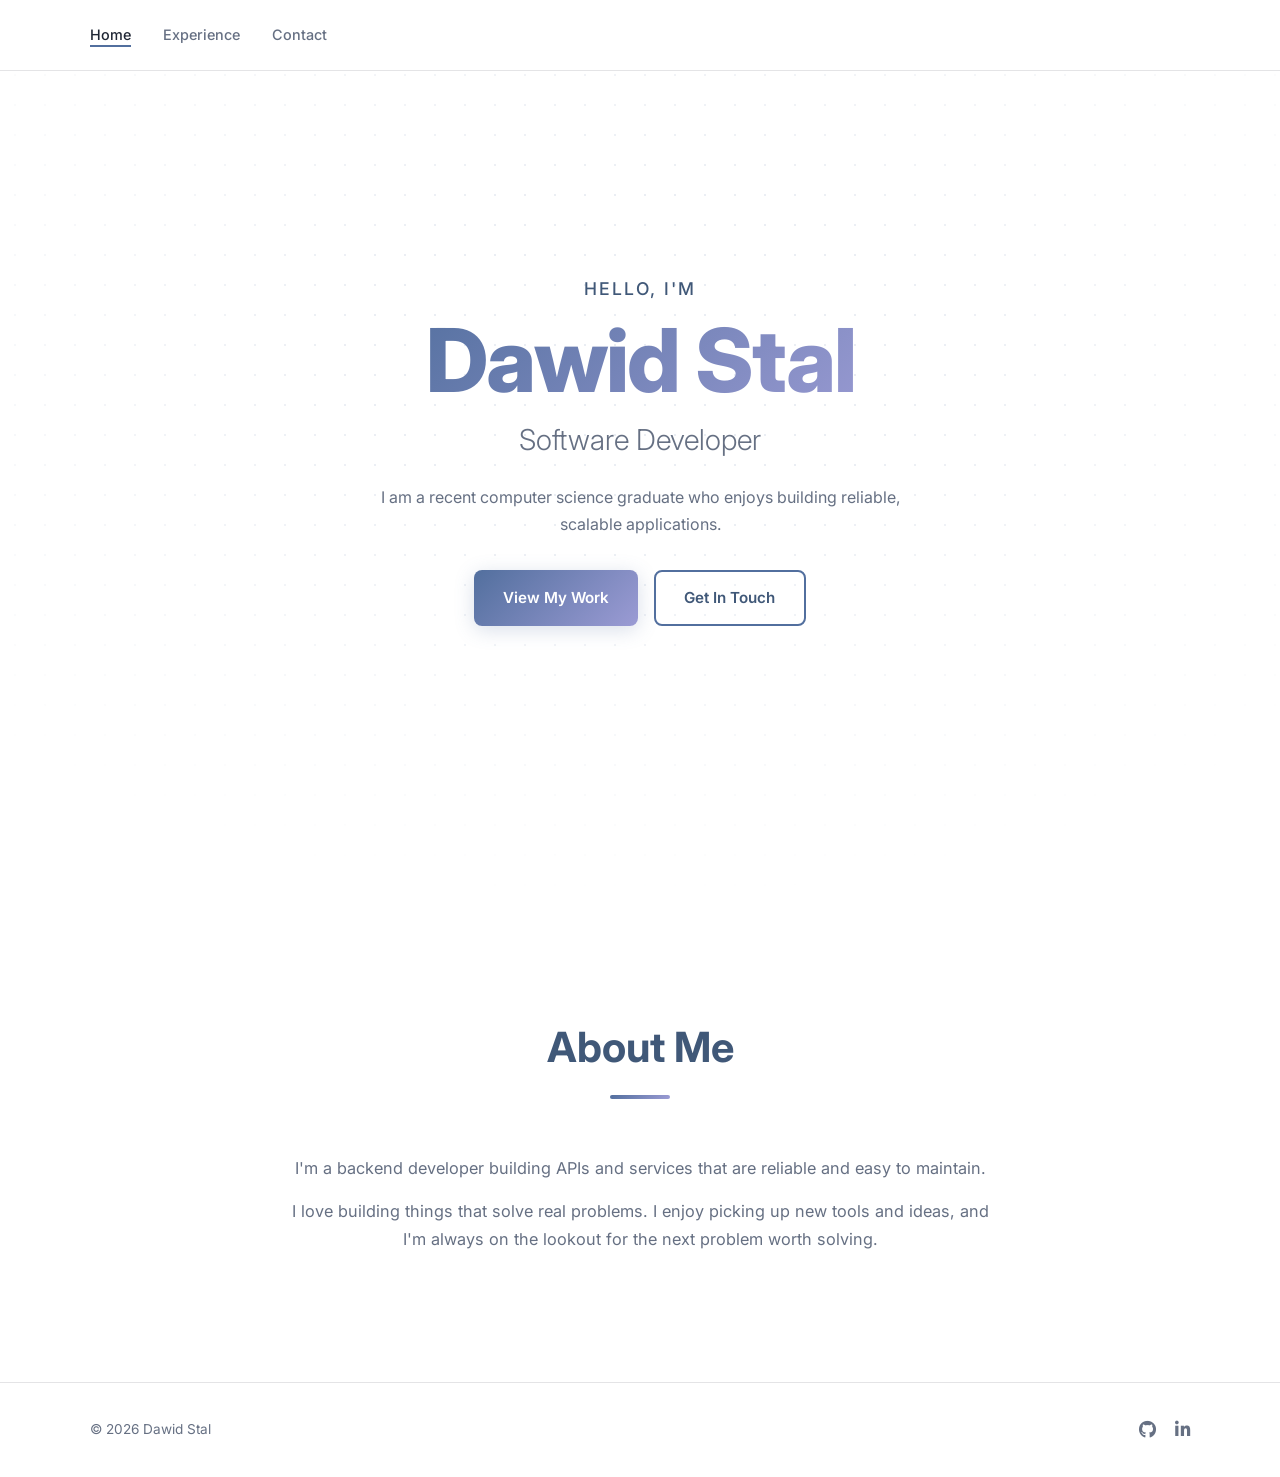
<file: index.html>
<!DOCTYPE html>
<html lang="en">

<head>
    <meta charset="UTF-8">
    <meta name="viewport" content="width=device-width, initial-scale=1.0">
    <meta name="description" content="Portfolio showcasing projects, skills, and experience.">
    <title>Home</title>
    <link rel="stylesheet" href="style.css">
    <link rel="preconnect" href="https://fonts.googleapis.com">
    <link rel="preconnect" href="https://fonts.gstatic.com" crossorigin>
    <link href="https://fonts.googleapis.com/css2?family=Inter:wght@300;400;500;600;700;800&display=swap"
        rel="stylesheet">
    <link rel="stylesheet" href="https://cdnjs.cloudflare.com/ajax/libs/font-awesome/6.5.1/css/all.min.css">
</head>

<body class="page-home" data-page="home">
    <!-- ===================== HEADER COMPONENT ===================== -->
    <div id="header-placeholder"></div>

    <!-- ===================== HERO ===================== -->
    <section id="hero">
        <div class="hero-bg-grid"></div>
        <div class="hero-content">
            <p class="hero-greeting">Hello, I'm</p>
            <h1 class="hero-name">Dawid Stal</h1>
            <p class="hero-title">Software Developer</p>
            <p class="hero-subtitle">
                I am a recent computer science graduate who enjoys building reliable, scalable applications.
            </p>
            <div class="hero-cta">
                <a href="experience.html" class="btn btn-primary">View My Work</a>
                <a href="contact.html" class="btn btn-outline">Get In Touch</a>
            </div>
        </div>
    </section>

    <!-- ===================== ABOUT ===================== -->
    <section id="about">
        <div class="container">
            <h2 class="section-title">About Me</h2>
            <div class="about-text">
                <p>
                    I'm a backend developer building APIs
                    and services that are reliable and easy to maintain.
                </p>
                <p>
                    I love building things that solve real problems. I enjoy picking up new tools and ideas,
                     and I'm always on the lookout for the next problem worth solving.
                </p>
            </div>
        </div>
    </section>

    <!-- ===================== FOOTER COMPONENT ===================== -->
    <div id="footer-placeholder"></div>

    <script src="script.js"></script>
</body>

</html>
</file>
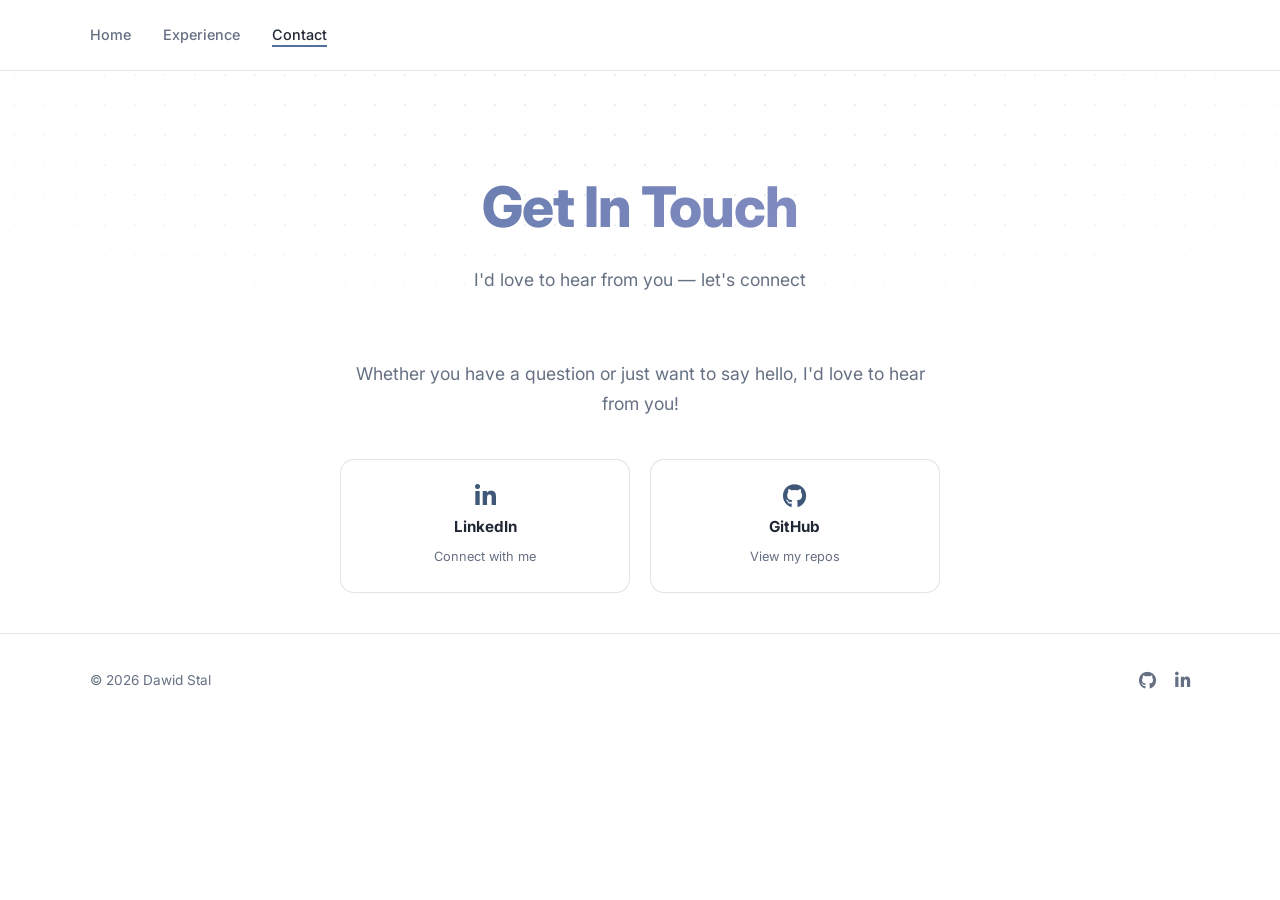
<file: contact.html>
<!DOCTYPE html>
<html lang="en">

<head>
    <meta charset="UTF-8">
    <meta name="viewport" content="width=device-width, initial-scale=1.0">
    <meta name="description" content="Get in touch">
    <title>Contact</title>
    <link rel="stylesheet" href="style.css">
    <link rel="preconnect" href="https://fonts.googleapis.com">
    <link rel="preconnect" href="https://fonts.gstatic.com" crossorigin>
    <link href="https://fonts.googleapis.com/css2?family=Inter:wght@300;400;500;600;700;800&display=swap"
        rel="stylesheet">
    <link rel="stylesheet" href="https://cdnjs.cloudflare.com/ajax/libs/font-awesome/6.5.1/css/all.min.css">
</head>

<body class="page-contact" data-page="contact">
    <!-- ===================== HEADER COMPONENT ===================== -->
    <div id="header-placeholder"></div>

    <!-- ===================== PAGE HEADER ===================== -->
    <section id="page-header" class="page-header">
        <div class="hero-bg-grid"></div>
        <div class="container">
            <h1 class="page-header-title">Get In Touch</h1>
            <p class="page-header-subtitle">I'd love to hear from you — let's connect</p>
        </div>
    </section>

    <!-- ===================== CONTACT ===================== -->
    <section>
        <div class="container">
            <div class="contact-content">
                <p class="contact-intro">
                    Whether you have a question or just want to say hello, I'd love to hear from you!
                </p>
                <div class="contact-methods">
                    <a href="https://linkedin.com/in/dawid-stal" target="_blank" rel="noopener" class="contact-card">
                        <i class="fab fa-linkedin-in"></i>
                        <strong>LinkedIn</strong>
                        <span>Connect with me</span>
                    </a>
                    <a href="https://github.com/DawidStal" target="_blank" rel="noopener" class="contact-card">
                        <i class="fab fa-github"></i>
                        <strong>GitHub</strong>
                        <span>View my repos</span>
                    </a>
                </div>
            </div>
        </div>
    </section>

    <!-- ===================== FOOTER COMPONENT ===================== -->
    <div id="footer-placeholder"></div>

    <script src="script.js"></script>
</body>

</html>
</file>
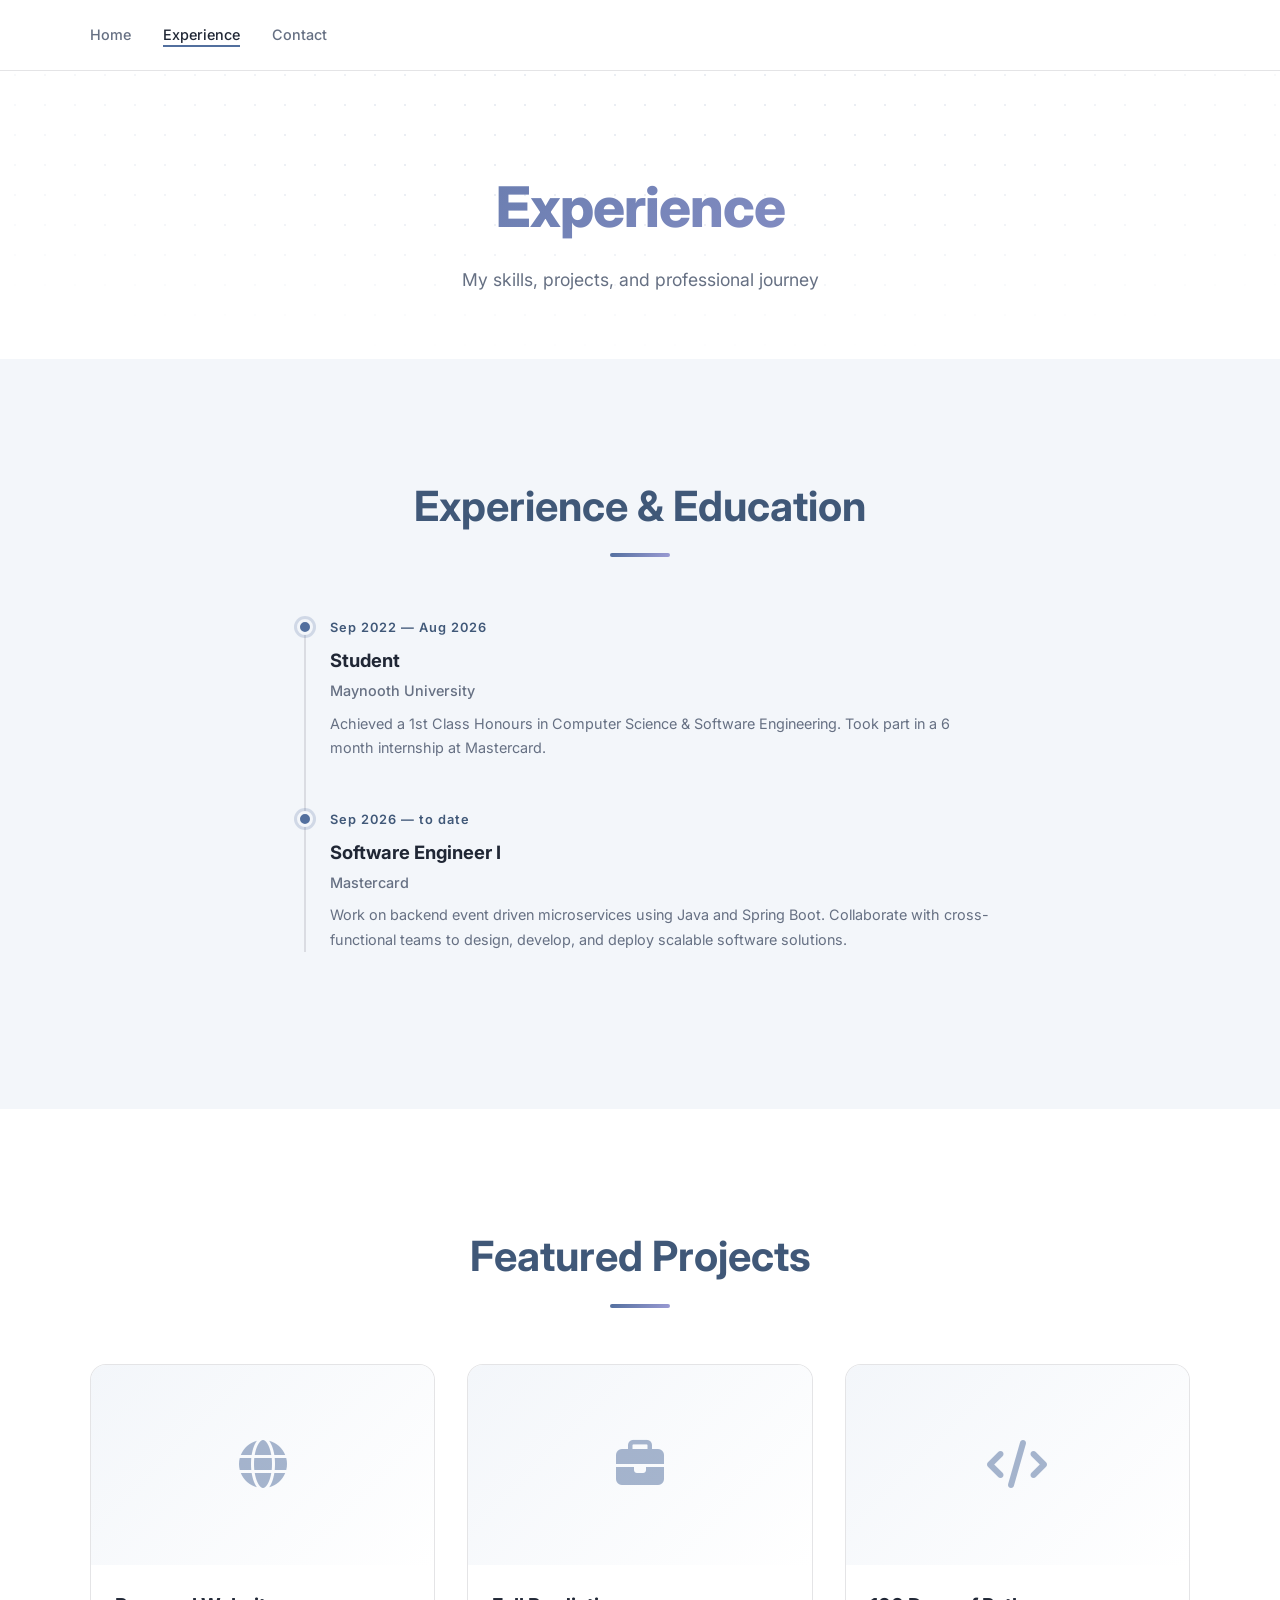
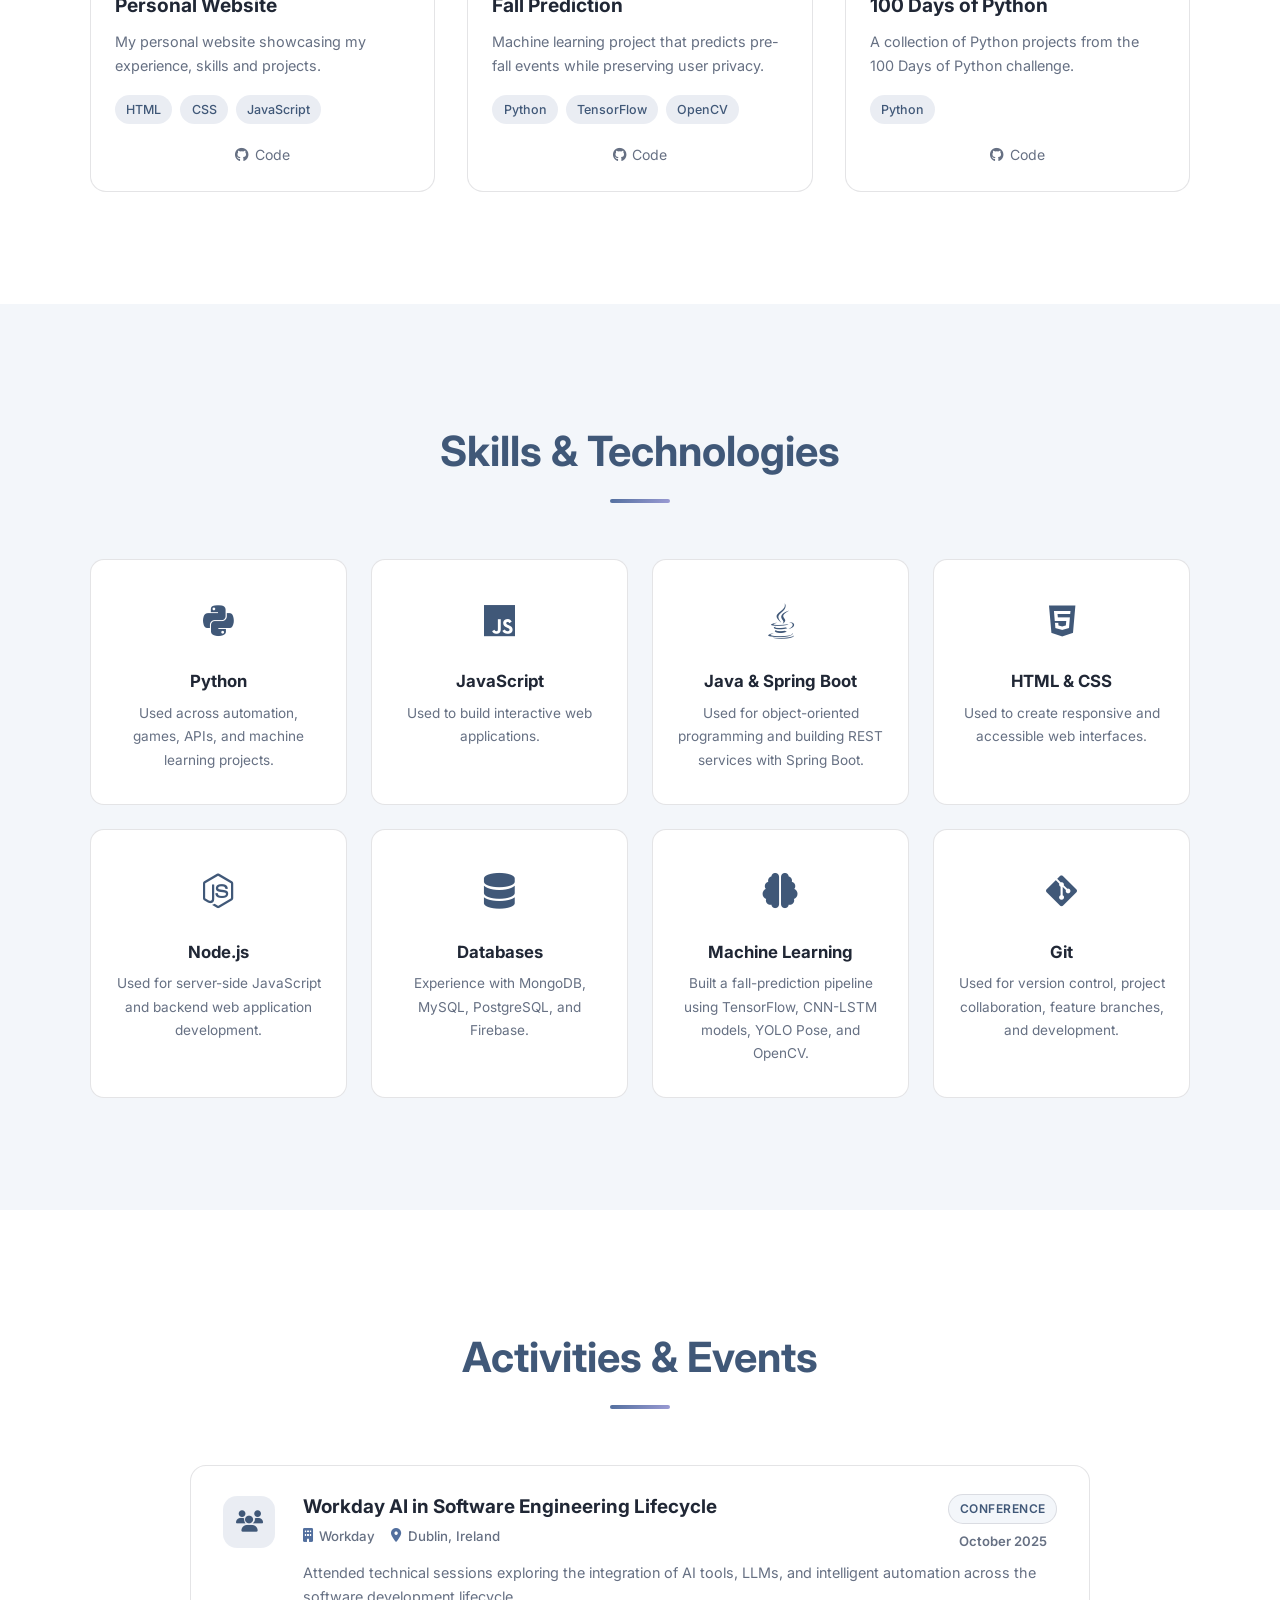
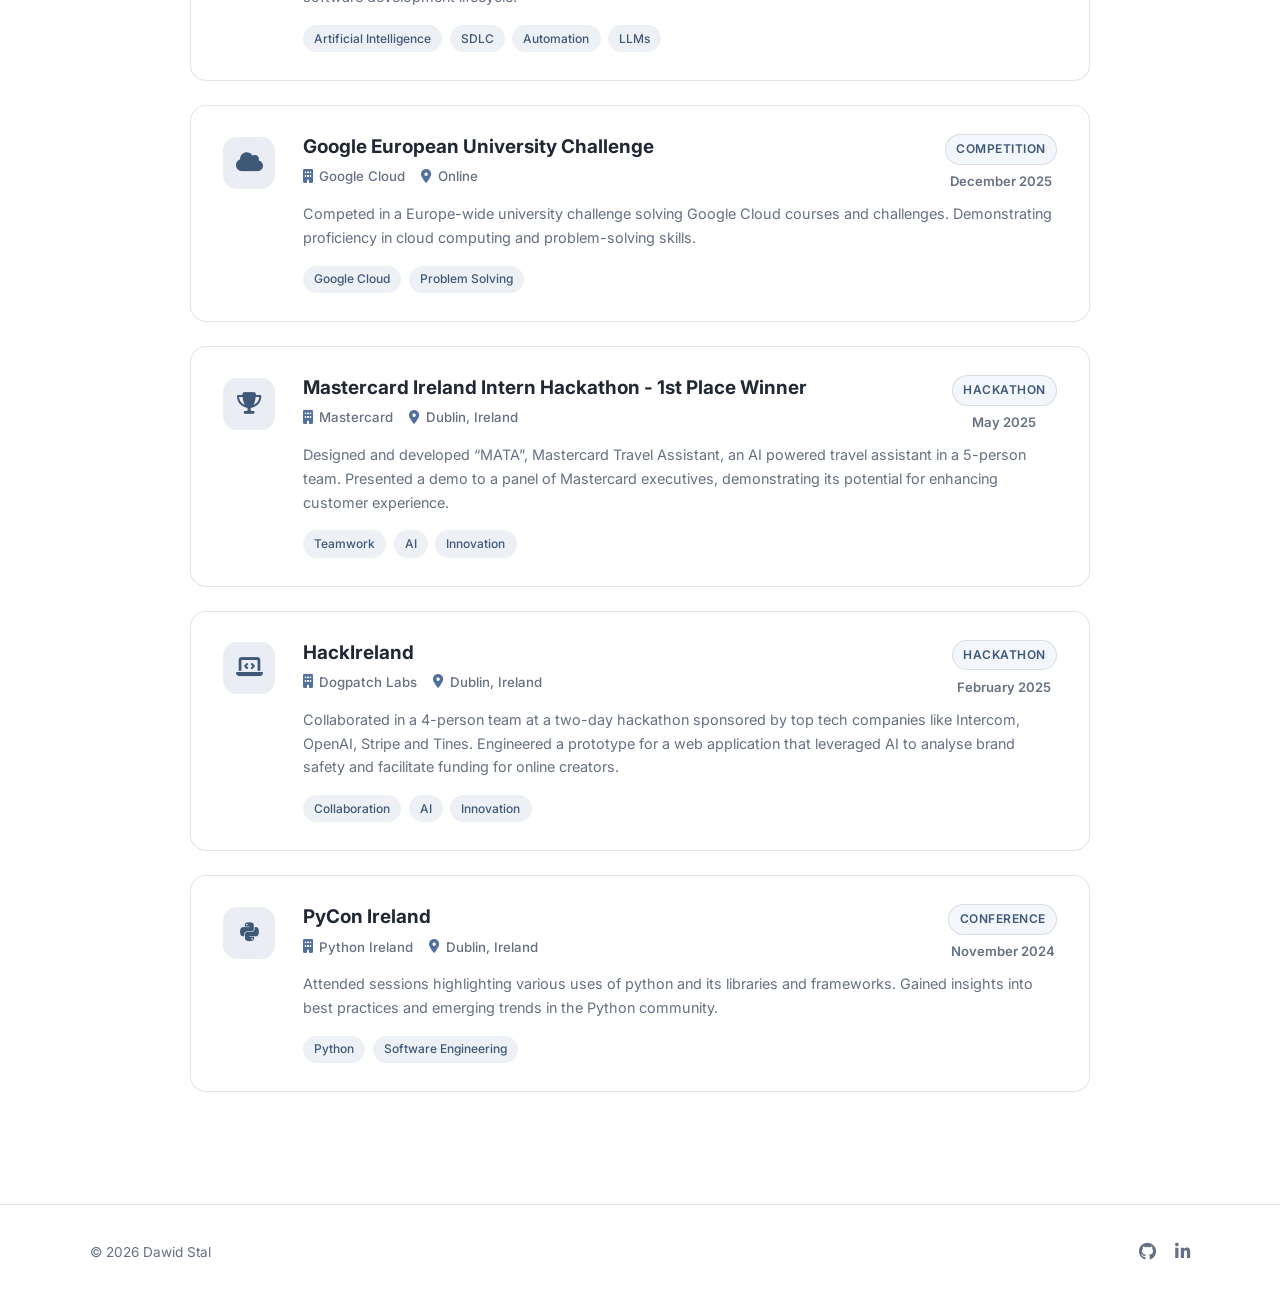
<file: experience.html>
<!DOCTYPE html>
<html lang="en">

<head>
    <meta charset="UTF-8">
    <meta name="viewport" content="width=device-width, initial-scale=1.0">
    <meta name="description" content="Experience. Skills, projects, and professional background.">
    <title>Experience</title>
    <link rel="stylesheet" href="style.css">
    <link rel="preconnect" href="https://fonts.googleapis.com">
    <link rel="preconnect" href="https://fonts.gstatic.com" crossorigin>
    <link href="https://fonts.googleapis.com/css2?family=Inter:wght@300;400;500;600;700;800&display=swap"
        rel="stylesheet">
    <link rel="stylesheet" href="https://cdnjs.cloudflare.com/ajax/libs/font-awesome/6.5.1/css/all.min.css">
</head>

<body class="page-experience" data-page="experience">
    <!-- ===================== HEADER COMPONENT ===================== -->
    <div id="header-placeholder"></div>

    <!-- ===================== PAGE HEADER ===================== -->
    <section id="page-header" class="page-header">
        <div class="hero-bg-grid"></div>
        <div class="container">
            <h1 class="page-header-title">Experience</h1>
            <p class="page-header-subtitle">My skills, projects, and professional journey</p>
        </div>
    </section>

    <!-- ===================== EXPERIENCE / EDUCATION ===================== -->
    <section id="experience">
        <div class="container">
            <h2 class="section-title">Experience & Education</h2>
            <div class="timeline" id="timeline"></div>
        </div>
    </section>

    <!-- ===================== PROJECTS ===================== -->
    <section id="projects">
        <div class="container">
            <h2 class="section-title">Featured Projects</h2>
            <div class="projects-grid" id="projects-grid"></div>
        </div>
    </section>

    <!-- ===================== SKILLS ===================== -->
    <section id="skills">
        <div class="container">
            <h2 class="section-title">Skills & Technologies</h2>
            <div class="skills-grid" id="skills-grid"></div>
        </div>
    </section>

    <!-- ===================== ACTIVITIES ===================== -->
    <section id="activities">
        <div class="container">
            <h2 class="section-title">Activities & Events</h2>
            <div class="activities-grid" id="activities-grid"></div>
        </div>
    </section>

    <!-- ===================== FOOTER COMPONENT ===================== -->
    <div id="footer-placeholder"></div>

    <script src="script.js"></script>
</body>

</html>
</file>
<file: style.css>
/* ============================
   DESIGN TOKENS & RESET
   ============================ */
:root {
  /* Colour palette — soft blue-gray and lavender light mode */
  --bg-primary: #ffffff;
  --bg-secondary: #f3f6fa;
  --bg-card: #ffffff;
  --bg-card-hover: #eeeff8;
  --text-primary: #202735;
  --text-secondary: #667083;
  --accent: #526f9e;
  --accent-light: #405878;
  --accent-glow: rgba(82, 111, 158, .22);
  --gradient: linear-gradient(135deg, #526f9e, #9b9bd4);
  --border: rgba(32, 39, 53, .12);

  /* Typography */
  --font: 'Inter', system-ui, -apple-system, sans-serif;

  /* Spacing */
  --section-pad: 7rem 0;
  --container-max: 1100px;

  /* Transitions */
  --ease: cubic-bezier(.25, .46, .45, .94);
}

*,
*::before,
*::after {
  margin: 0;
  padding: 0;
  box-sizing: border-box;
}

html {
  scroll-behavior: smooth;
  scroll-padding-top: 80px;
}

body {
  font-family: var(--font);
  background: var(--bg-primary);
  color: var(--text-primary);
  line-height: 1.7;
  -webkit-font-smoothing: antialiased;
  overflow-x: hidden;
}

a {
  color: inherit;
  text-decoration: none;
}

img {
  max-width: 100%;
  display: block;
}

ul {
  list-style: none;
}

.container {
  width: 90%;
  max-width: var(--container-max);
  margin: 0 auto;
}

/* ============================
   SECTION TITLE
   ============================ */
.section-title {
  font-size: clamp(1.8rem, 4vw, 2.6rem);
  font-weight: 700;
  text-align: center;
  color: var(--accent-light);
  margin-bottom: 3.5rem;
  position: relative;
}

.section-title::after {
  content: '';
  display: block;
  width: 60px;
  height: 4px;
  border-radius: 2px;
  background: var(--gradient);
  margin: .75rem auto 0;
}

/* ============================
   BUTTONS
   ============================ */
.btn {
  display: inline-flex;
  align-items: center;
  gap: .5rem;
  padding: .8rem 1.8rem;
  border-radius: 8px;
  font-weight: 600;
  font-size: .95rem;
  transition: all .3s var(--ease);
  cursor: pointer;
  border: none;
}

.btn-primary {
  background: var(--gradient);
  color: #fff;
  box-shadow: 0 4px 20px var(--accent-glow);
}

.btn-primary:hover {
  transform: translateY(-2px);
  box-shadow: 0 8px 30px var(--accent-glow);
}

.btn-outline {
  border: 2px solid var(--accent);
  color: var(--accent-light);
  background: transparent;
}

.btn-outline:hover {
  background: var(--accent);
  color: #fff;
  transform: translateY(-2px);
}

.btn-large {
  padding: 1rem 2.4rem;
  font-size: 1.05rem;
}

/* ============================
   NAVIGATION
   ============================ */
#navbar {
  position: fixed;
  top: 0;
  left: 0;
  width: 100%;
  z-index: 1000;
  background: rgba(255, 255, 255, .85);
  backdrop-filter: blur(14px);
  -webkit-backdrop-filter: blur(14px);
  border-bottom: 1px solid var(--border);
  transition: background .3s;
}

.nav-container {
  display: flex;
  align-items: center;
  justify-content: space-between;
  height: 70px;
  width: 90%;
  max-width: var(--container-max);
  margin: 0 auto;
}

.nav-logo {
  font-size: 1.6rem;
  font-weight: 800;
  letter-spacing: -1px;
}

.accent-dot {
  color: var(--accent);
}

.nav-links {
  display: flex;
  gap: 2rem;
}

.nav-links a {
  font-size: .9rem;
  font-weight: 500;
  color: var(--text-secondary);
  transition: color .3s;
  position: relative;
}

.nav-links a::after {
  content: '';
  position: absolute;
  bottom: -4px;
  left: 0;
  width: 0;
  height: 2px;
  background: var(--accent);
  transition: width .3s var(--ease);
}

.nav-links a:hover,
.nav-links a.active {
  color: var(--text-primary);
}

.nav-links a:hover::after,
.nav-links a.active::after {
  width: 100%;
}

/* Mobile toggle */
.nav-toggle {
  display: none;
  flex-direction: column;
  gap: 5px;
  background: none;
  border: none;
  cursor: pointer;
  padding: 4px;
}

.nav-toggle span {
  width: 24px;
  height: 2px;
  background: var(--text-primary);
  border-radius: 2px;
  transition: all .3s;
}

/* ============================
   HERO
   ============================ */
#hero {
  min-height: 100vh;
  display: flex;
  align-items: center;
  justify-content: center;
  position: relative;
  overflow: hidden;
  padding: 0 2rem;
}

/* Subtle dot-grid background */
.hero-bg-grid {
  position: absolute;
  inset: 0;
  background-image:
    radial-gradient(circle, rgba(82, 111, 158, .12) 1px, transparent 1px);
  background-size: 30px 30px;
  mask-image: radial-gradient(ellipse 70% 60% at 50% 40%, black 30%, transparent 100%);
  -webkit-mask-image: radial-gradient(ellipse 70% 60% at 50% 40%, black 30%, transparent 100%);
}

.hero-content {
  text-align: center;
  position: relative;
  z-index: 1;
}

.hero-greeting {
  font-size: 1.1rem;
  color: var(--accent-light);
  font-weight: 500;
  letter-spacing: 2px;
  text-transform: uppercase;
  margin-bottom: .5rem;
  opacity: 0;
  animation: fadeUp .8s var(--ease) .2s forwards;
}

.hero-name {
  font-size: clamp(2.8rem, 8vw, 5.5rem);
  font-weight: 800;
  letter-spacing: -2px;
  line-height: 1.1;
  background: var(--gradient);
  -webkit-background-clip: text;
  -webkit-text-fill-color: transparent;
  background-clip: text;
  opacity: 0;
  animation: fadeUp .8s var(--ease) .4s forwards;
}

.hero-title {
  font-size: clamp(1.2rem, 3vw, 1.8rem);
  font-weight: 300;
  color: var(--text-secondary);
  margin-top: .4rem;
  opacity: 0;
  animation: fadeUp .8s var(--ease) .6s forwards;
}

.hero-subtitle {
  max-width: 520px;
  margin: 1.2rem auto 0;
  color: var(--text-secondary);
  font-size: 1rem;
  opacity: 0;
  animation: fadeUp .8s var(--ease) .8s forwards;
}

.hero-cta {
  display: flex;
  gap: 1rem;
  justify-content: center;
  margin-top: 2rem;
  opacity: 0;
  animation: fadeUp .8s var(--ease) 1s forwards;
}

.hero-socials {
  display: flex;
  gap: 1.4rem;
  justify-content: center;
  margin-top: 2.2rem;
  opacity: 0;
  animation: fadeUp .8s var(--ease) 1.2s forwards;
}

.hero-socials a {
  font-size: 1.3rem;
  color: var(--text-secondary);
  transition: color .3s, transform .3s;
}

.hero-socials a:hover {
  color: var(--accent-light);
  transform: translateY(-3px);
}

/* Scroll indicator */
.hero-scroll-indicator {
  position: absolute;
  bottom: 2rem;
  left: 50%;
  transform: translateX(-50%);
  display: flex;
  flex-direction: column;
  align-items: center;
  gap: .5rem;
  color: var(--text-secondary);
  font-size: .75rem;
  letter-spacing: 2px;
  text-transform: uppercase;
  opacity: 0;
  animation: fadeUp .8s var(--ease) 1.4s forwards;
}

.scroll-line {
  width: 1px;
  height: 40px;
  background: var(--accent);
  animation: scrollPulse 2s ease-in-out infinite;
}

@keyframes fadeUp {
  from {
    opacity: 0;
    transform: translateY(20px);
  }

  to {
    opacity: 1;
    transform: translateY(0);
  }
}

@keyframes scrollPulse {

  0%,
  100% {
    opacity: .3;
    transform: scaleY(1);
  }

  50% {
    opacity: 1;
    transform: scaleY(1.3);
  }
}

/* ============================
   ABOUT
   ============================ */
#about {
  padding: var(--section-pad);
}

.about-grid {
  display: grid;
  grid-template-columns: 300px 1fr;
  gap: 4rem;
  align-items: center;
}

.about-image-wrapper {
  position: relative;
  border-radius: 16px;
  overflow: hidden;
}

.about-image-wrapper img {
  width: 100%;
  aspect-ratio: 1;
  object-fit: cover;
  border-radius: 16px;
  filter: grayscale(20%);
  transition: filter .4s;
}

.about-image-wrapper:hover img {
  filter: grayscale(0);
}

.about-image-border {
  position: absolute;
  inset: -4px;
  border-radius: 20px;
  border: 2px solid var(--accent);
  opacity: .3;
  pointer-events: none;
}

.about-text p {
  color: var(--text-secondary);
  margin-bottom: 1rem;
  font-size: 1.02rem;
}

.about-text {
  text-align: center;
  width: min(100%, 720px);
  margin: 0 auto;
}

.about-details {
  display: flex;
  flex-wrap: wrap;
  gap: 1.2rem;
  margin: 1.6rem 0 2rem;
  justify-content: center;
}

.detail-item {
  display: flex;
  align-items: center;
  gap: .75rem;
  background: var(--bg-card);
  padding: .75rem 1.2rem;
  width: min(220px, 100%);
  min-height: 76px;
  box-sizing: border-box;
  border-radius: 10px;
  border: 1px solid var(--border);
}

.detail-item i {
  color: var(--accent);
  font-size: 1.1rem;
}

.detail-item strong {
  display: block;
  font-size: .8rem;
  color: var(--text-secondary);
  font-weight: 500;
}

.detail-item span {
  font-size: .95rem;
}

/* ============================
   SKILLS
   ============================ */
#skills {
  padding: var(--section-pad);
  background: var(--bg-secondary);
}

.skills-grid {
  display: grid;
  grid-template-columns: repeat(auto-fill, minmax(230px, 1fr));
  gap: 1.5rem;
}

.skill-card {
  background: var(--bg-card);
  border: 1px solid var(--border);
  border-radius: 14px;
  padding: 2rem 1.5rem;
  text-align: center;
  transition: transform .3s var(--ease), border-color .3s, box-shadow .3s;
}

.skill-card:hover {
  transform: translateY(-6px);
  border-color: var(--accent);
  box-shadow: 0 12px 40px var(--accent-glow);
}

.skill-icon {
  font-size: 2.2rem;
  color: var(--accent-light);
  margin-bottom: 1rem;
}

.skill-card h3 {
  font-size: 1.05rem;
  margin-bottom: .4rem;
}

.skill-card p {
  font-size: .85rem;
  color: var(--text-secondary);
}

/* ============================
   PROJECTS
   ============================ */
#projects {
  padding: var(--section-pad);
}

.projects-grid {
  display: grid;
  grid-template-columns: repeat(auto-fill, minmax(320px, 1fr));
  gap: 2rem;
}

.project-card {
  background: var(--bg-card);
  border: 1px solid var(--border);
  border-radius: 16px;
  overflow: hidden;
  display: flex;
  flex-direction: column;
  transition: transform .3s var(--ease), box-shadow .3s;
}

.project-card:hover {
  transform: translateY(-6px);
  box-shadow: 0 16px 50px rgba(32, 39, 53, .18);
}

.project-image {
  height: 200px;
  background: linear-gradient(135deg, var(--bg-secondary), var(--bg-card));
  display: flex;
  align-items: center;
  justify-content: center;
}

.project-placeholder {
  font-size: 3rem;
  color: var(--accent);
  opacity: .5;
}

.project-info {
  padding: 1.5rem;
  flex: 1;
  display: flex;
  flex-direction: column;
}

.project-info h3 {
  font-size: 1.2rem;
  margin-bottom: .5rem;
}

.project-info p {
  font-size: .9rem;
  color: var(--text-secondary);
  margin-bottom: 1rem;
}

.project-tags {
  display: flex;
  flex-wrap: wrap;
  gap: .5rem;
  margin-bottom: 1.2rem;
}

.project-tags span {
  background: rgba(82, 111, 158, .12);
  color: var(--accent-light);
  padding: .25rem .7rem;
  border-radius: 20px;
  font-size: .78rem;
  font-weight: 500;
}

.project-links {
  display: flex;
  gap: 1.2rem;
  margin-top: auto;
  justify-content: center;
}

.project-links a {
  font-size: .88rem;
  color: var(--text-secondary);
  display: flex;
  align-items: center;
  gap: .35rem;
  transition: color .3s;
}

.project-links a:hover {
  color: var(--accent-light);
}

/* ============================
   EXPERIENCE / TIMELINE
   ============================ */
#experience {
  padding: var(--section-pad);
  background: var(--bg-secondary);
}

.timeline {
  position: relative;
  max-width: 700px;
  margin: 0 auto;
  padding-left: 40px;
}

.timeline::before {
  content: '';
  position: absolute;
  left: 14px;
  top: 10px;
  bottom: 0;
  width: 2px;
  background: var(--border);
}

.timeline-item {
  position: relative;
  margin-bottom: 2.8rem;
}

.timeline-marker {
  position: absolute;
  left: -33px;
  top: 6px;
  width: 16px;
  height: 16px;
  border-radius: 50%;
  background: var(--accent);
  border: 3px solid var(--bg-secondary);
  box-shadow: 0 0 0 3px var(--accent-glow);
}

.timeline-date {
  font-size: .8rem;
  color: var(--accent-light);
  font-weight: 600;
  letter-spacing: 1px;
}

.timeline-content h3 {
  font-size: 1.15rem;
  margin: .3rem 0 .15rem;
}

.timeline-org {
  font-size: .9rem;
  color: var(--text-secondary);
  margin-bottom: .5rem;
  font-weight: 500;
}

.timeline-content p:last-child {
  font-size: .9rem;
  color: var(--text-secondary);
}

/* ============================
   ACTIVITIES & EVENTS
   ============================ */
#activities {
  padding: var(--section-pad);
}

.activities-grid {
  display: flex;
  flex-direction: column;
  gap: 1.5rem;
  max-width: 900px;
  margin: 0 auto;
}

.activity-card {
  background: var(--bg-card);
  border: 1px solid var(--border);
  border-radius: 16px;
  padding: 1.75rem 2rem;
  display: flex;
  flex-direction: row;
  align-items: flex-start;
  gap: 1.75rem;
  transition: transform .3s var(--ease), border-color .3s, box-shadow .3s;
  position: relative;
  overflow: hidden;
}

.activity-card::before {
  content: '';
  position: absolute;
  top: 0;
  left: 0;
  bottom: 0;
  width: 4px;
  background: var(--gradient);
  opacity: 0;
  transition: opacity .3s var(--ease);
}

.activity-card:hover {
  transform: translateY(-4px);
  border-color: var(--accent);
  box-shadow: 0 16px 40px var(--accent-glow);
}

.activity-card:hover::before {
  opacity: 1;
}

.activity-icon {
  width: 52px;
  height: 52px;
  border-radius: 14px;
  background: rgba(82, 111, 158, .12);
  display: flex;
  align-items: center;
  justify-content: center;
  font-size: 1.35rem;
  color: var(--accent-light);
  flex-shrink: 0;
  margin-top: .15rem;
}

.activity-body {
  display: flex;
  flex-direction: column;
  flex: 1;
  min-width: 0;
}

.activity-top {
  display: flex;
  align-items: flex-start;
  justify-content: space-between;
  gap: 1rem;
  margin-bottom: .6rem;
}

.activity-title-group {
  flex: 1;
  min-width: 0;
}

.activity-title {
  font-size: 1.18rem;
  font-weight: 700;
  margin-bottom: .35rem;
  line-height: 1.35;
  color: var(--text-primary);
}

.activity-meta {
  display: flex;
  flex-wrap: wrap;
  align-items: center;
  gap: 1rem;
}

.activity-meta-item {
  display: inline-flex;
  align-items: center;
  gap: .4rem;
  font-size: .83rem;
  color: var(--text-secondary);
  font-weight: 500;
}

.activity-meta-item i {
  color: var(--accent);
  font-size: .85rem;
}

.activity-badges-group {
  display: flex;
  flex-direction: column;
  align-items: center;
  gap: .35rem;
  flex-shrink: 0;
  text-align: center;
}

.activity-badge {
  background: var(--bg-secondary);
  color: var(--accent-light);
  font-size: .75rem;
  font-weight: 600;
  padding: .25rem .65rem;
  border-radius: 20px;
  border: 1px solid var(--border);
  text-transform: uppercase;
  letter-spacing: .5px;
}

.activity-date {
  font-size: .82rem;
  color: var(--text-secondary);
  font-weight: 600;
  text-align: center;
}

.activity-description {
  font-size: .9rem;
  color: var(--text-secondary);
  line-height: 1.65;
  margin-bottom: 1rem;
}

.activity-footer {
  display: flex;
  flex-wrap: wrap;
  align-items: center;
  justify-content: space-between;
  gap: 1rem;
  margin-top: auto;
}

.activity-tags {
  display: flex;
  flex-wrap: wrap;
  gap: .45rem;
}

.activity-tags span {
  background: rgba(82, 111, 158, .1);
  color: var(--accent-light);
  padding: .22rem .7rem;
  border-radius: 16px;
  font-size: .75rem;
  font-weight: 500;
}

.activity-link a {
  display: inline-flex;
  align-items: center;
  gap: .4rem;
  font-size: .85rem;
  color: var(--accent-light);
  font-weight: 600;
  transition: color .3s;
}

.activity-link a:hover {
  color: var(--accent);
}

/* ============================
   CONTACT
   ============================ */
.contact-content {
  text-align: center;
  max-width: 600px;
  margin: 0 auto;
}

.contact-intro {
  font-size: 1.1rem;
  color: var(--text-secondary);
  margin-bottom: 2.5rem;
}

.contact-methods {
  display: grid;
  grid-template-columns: repeat(auto-fit, minmax(160px, 1fr));
  gap: 1.2rem;
  margin-bottom: 2.5rem;
}

.contact-card {
  background: var(--bg-card);
  border: 1px solid var(--border);
  border-radius: 14px;
  padding: 1.5rem 1rem;
  display: flex;
  flex-direction: column;
  align-items: center;
  gap: .4rem;
  transition: border-color .3s, transform .3s;
}

.contact-card:hover {
  border-color: var(--accent);
  transform: translateY(-4px);
}

.contact-card i {
  font-size: 1.5rem;
  color: var(--accent-light);
}

.contact-card strong {
  font-size: .95rem;
}

.contact-card span {
  font-size: .8rem;
  color: var(--text-secondary);
}

/* ============================
   PAGE HEADER (sub-pages)
   ============================ */
.page-header {
  position: relative;
  padding: 10rem 0 4rem;
  text-align: center;
  overflow: hidden;
}

.page-header .hero-bg-grid {
  position: absolute;
  inset: 0;
  background-image:
    radial-gradient(circle, rgba(82, 111, 158, .12) 1px, transparent 1px);
  background-size: 30px 30px;
  mask-image: radial-gradient(ellipse 70% 60% at 50% 40%, black 30%, transparent 100%);
  -webkit-mask-image: radial-gradient(ellipse 70% 60% at 50% 40%, black 30%, transparent 100%);
}

.page-header .container {
  position: relative;
  z-index: 1;
}

.page-header-title {
  font-size: clamp(2.2rem, 6vw, 3.5rem);
  font-weight: 800;
  letter-spacing: -1px;
  background: var(--gradient);
  -webkit-background-clip: text;
  -webkit-text-fill-color: transparent;
  background-clip: text;
  opacity: 0;
  animation: fadeUp .8s var(--ease) .2s forwards;
}

.page-header-subtitle {
  color: var(--text-secondary);
  font-size: 1.1rem;
  margin-top: .6rem;
  opacity: 0;
  animation: fadeUp .8s var(--ease) .4s forwards;
}

/* ============================
   FOOTER
   ============================ */
#footer {
  padding: 2rem 0;
  border-top: 1px solid var(--border);
}

.footer-content {
  display: flex;
  align-items: center;
  justify-content: space-between;
}

.footer-content p {
  font-size: .85rem;
  color: var(--text-secondary);
}

.footer-links {
  display: flex;
  gap: 1.2rem;
}

.footer-links a {
  color: var(--text-secondary);
  font-size: 1.1rem;
  transition: color .3s;
}

.footer-links a:hover {
  color: var(--accent-light);
}

/* ============================
   SCROLL ANIMATIONS
   ============================ */
[data-aos] {
  opacity: 0;
  transform: translateY(30px);
  transition: opacity .6s var(--ease), transform .6s var(--ease);
}

[data-aos].aos-visible {
  opacity: 1;
  transform: translateY(0);
}

/* ============================
   RESPONSIVE
   ============================ */
@media (max-width: 768px) {
  .nav-links {
    display: none;
  }

  .nav-links.open {
    display: flex;
    flex-direction: column;
    position: absolute;
    top: 70px;
    left: 0;
    width: 100%;
    background: rgba(255, 255, 255, .97);
    padding: 1.5rem 2rem;
    gap: 1.2rem;
    border-bottom: 1px solid var(--border);
    animation: fadeUp .3s var(--ease);
  }

  .nav-toggle {
    display: flex;
  }

  .about-grid {
    grid-template-columns: 1fr;
    gap: 2rem;
    text-align: center;
  }

  .about-image-wrapper {
    max-width: 250px;
    margin: 0 auto;
  }

  .about-details {
    justify-content: center;
  }

  .hero-cta {
    flex-direction: column;
    align-items: center;
  }

  .footer-content {
    flex-direction: column;
    gap: 1rem;
    text-align: center;
  }

  .activity-card {
    flex-direction: column;
    gap: 1.25rem;
    padding: 1.5rem;
  }

  .activity-top {
    flex-direction: column;
    gap: .6rem;
  }

  .activity-badges-group {
    align-self: flex-start;
    align-items: center;
    text-align: center;
  }
}

@media (max-width: 480px) {
  .projects-grid {
    grid-template-columns: 1fr;
  }

  .activities-grid {
    grid-template-columns: 1fr;
  }

  .skills-grid {
    grid-template-columns: repeat(2, 1fr);
  }

  .contact-methods {
    grid-template-columns: 1fr;
  }
}
</file>
